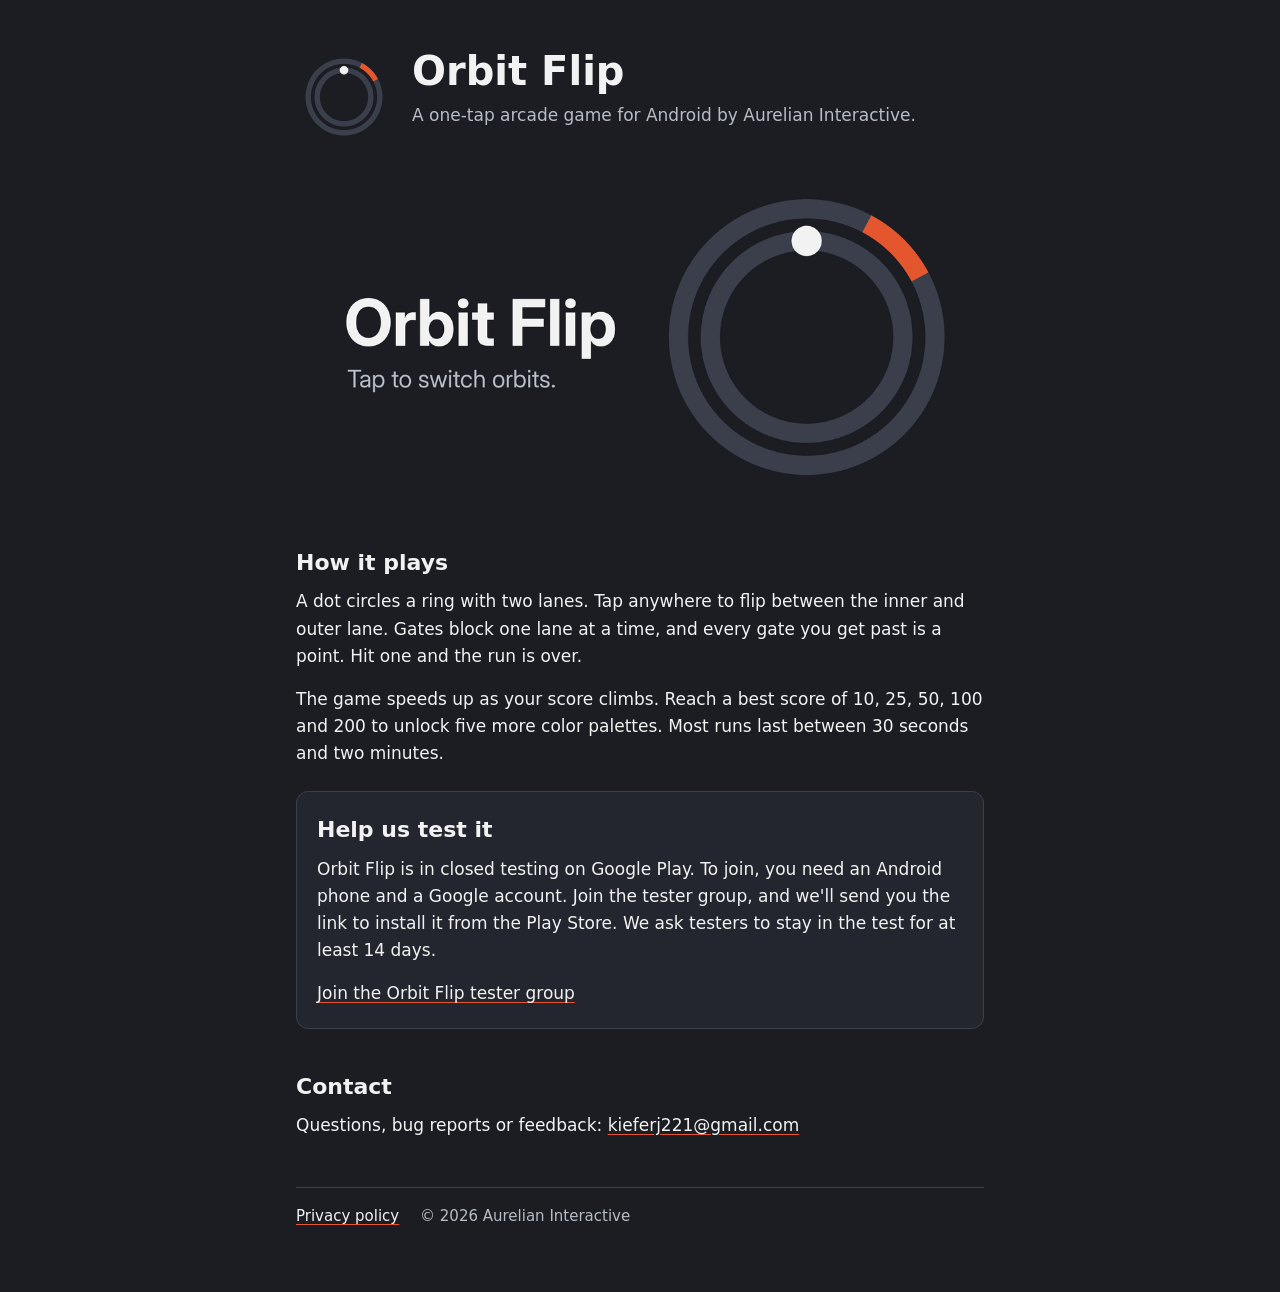
<file: index.html>
<!doctype html>
<html lang="en">
<head>
  <meta charset="utf-8">
  <meta name="viewport" content="width=device-width, initial-scale=1">
  <title>Orbit Flip by Aurelian Interactive</title>
  <meta name="description" content="Orbit Flip is a one-tap arcade game for Android. Tap to switch between two orbits and get past the gates.">
  <link rel="icon" href="assets/icon_192.png">
  <link rel="stylesheet" href="style.css">
</head>
<body>
<main>
  <div class="hero">
    <img src="assets/icon_192.png" alt="Orbit Flip icon">
    <div>
      <h1>Orbit Flip</h1>
      <p class="muted">A one-tap arcade game for Android by Aurelian Interactive.</p>
    </div>
  </div>

  <img class="banner" src="assets/feature_graphic.png" alt="Orbit Flip: a dot on the inner of two rings, with an orange gate blocking the outer ring.">

  <h2>How it plays</h2>
  <p>A dot circles a ring with two lanes. Tap anywhere to flip between the inner and outer lane. Gates block one lane at a time, and every gate you get past is a point. Hit one and the run is over.</p>
  <p>The game speeds up as your score climbs. Reach a best score of 10, 25, 50, 100 and 200 to unlock five more color palettes. Most runs last between 30 seconds and two minutes.</p>

  <div class="card">
    <h2 style="margin-top:0">Help us test it</h2>
    <p>Orbit Flip is in closed testing on Google Play. To join, you need an Android phone and a Google account. Join the tester group, and we'll send you the link to install it from the Play Store. We ask testers to stay in the test for at least 14 days.</p>
    <p><a href="https://groups.google.com/g/orbit-flip-testers">Join the Orbit Flip tester group</a></p>
  </div>

  <h2>Contact</h2>
  <p>Questions, bug reports or feedback: <a href="mailto:kieferj221@gmail.com">kieferj221@gmail.com</a></p>

  <footer class="muted">
    <a href="privacy.html">Privacy policy</a>
    <span>&copy; 2026 Aurelian Interactive</span>
  </footer>
</main>
</body>
</html>
</file>
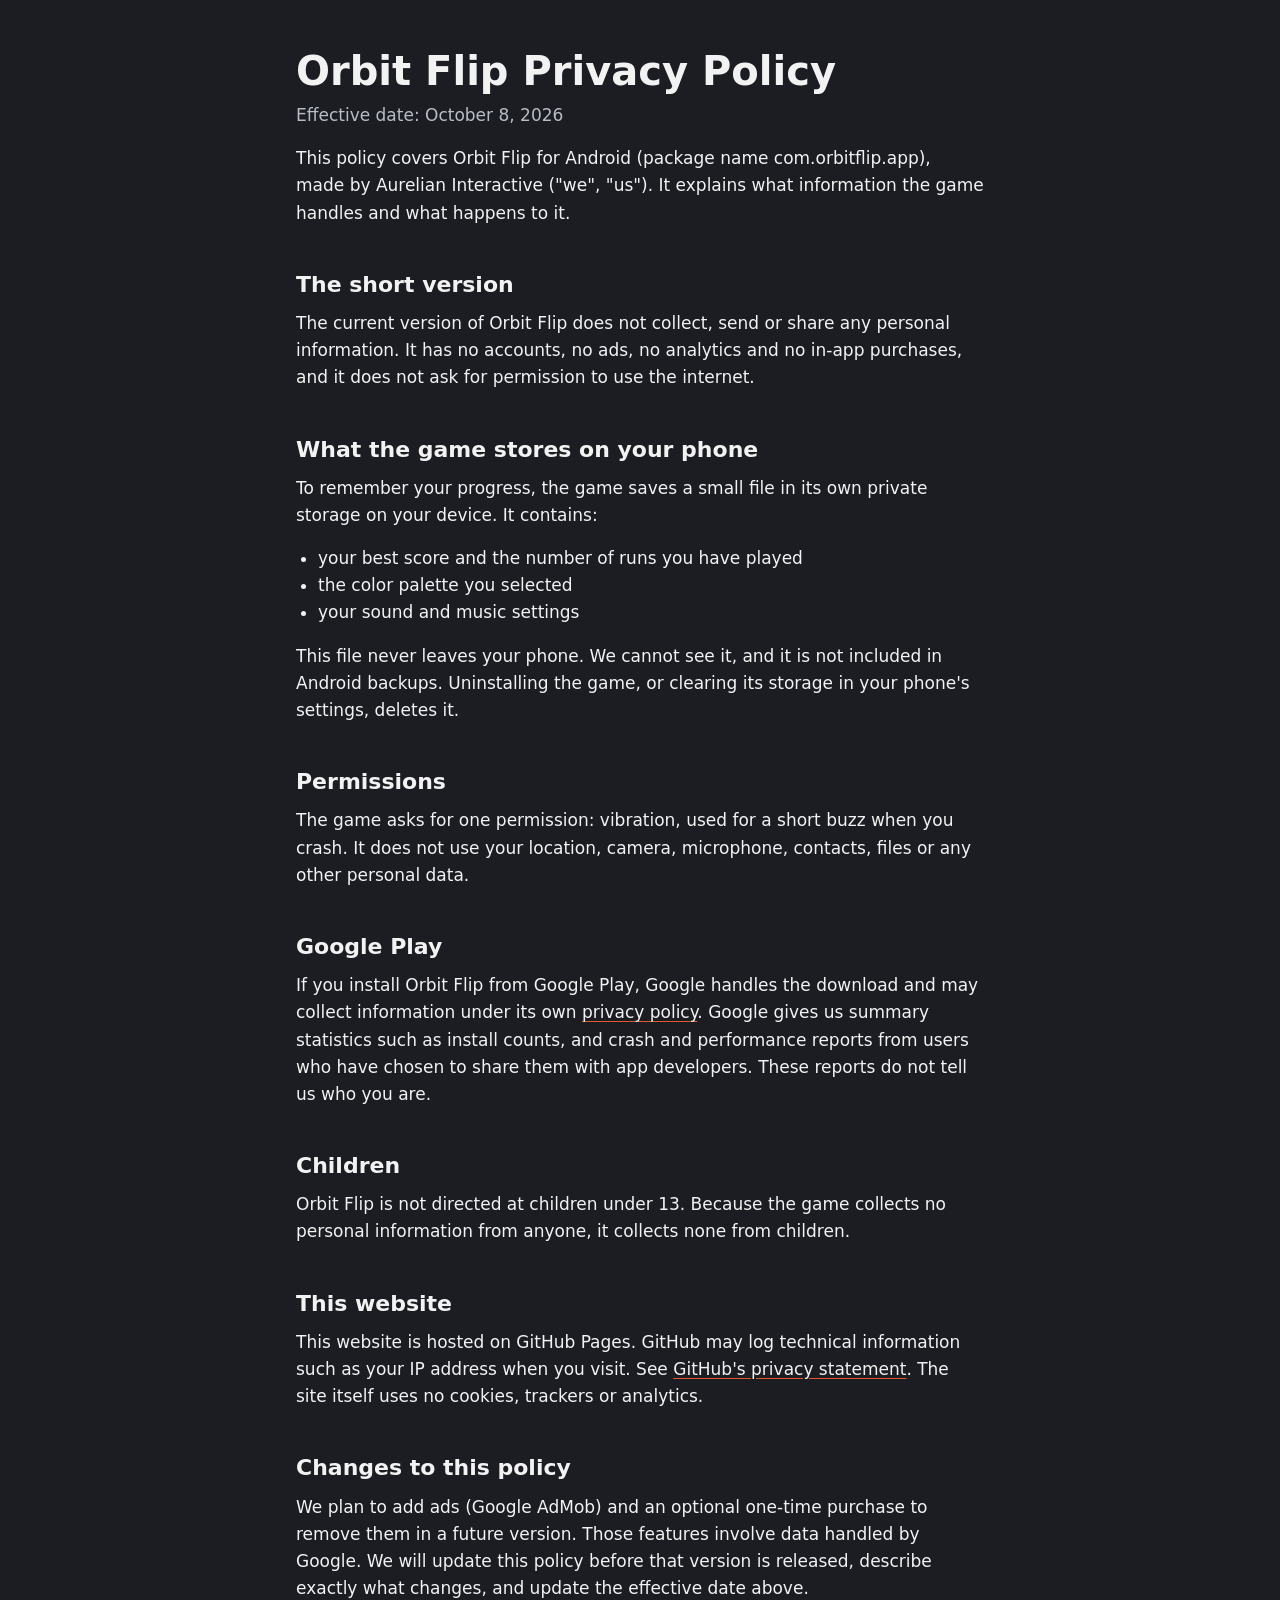
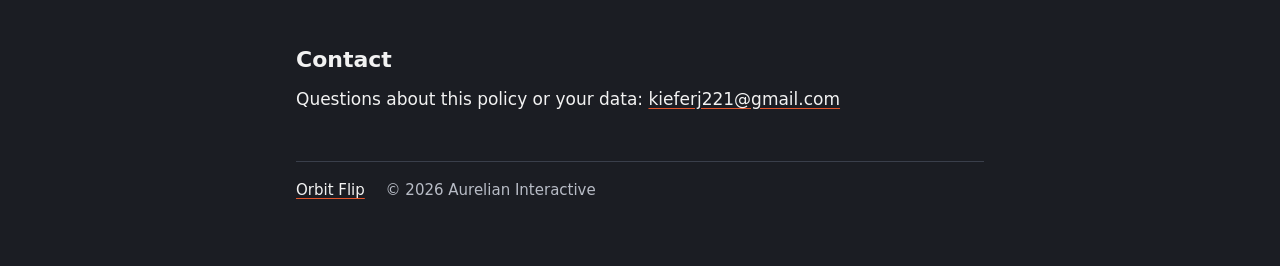
<file: privacy.html>
<!doctype html>
<html lang="en">
<head>
  <meta charset="utf-8">
  <meta name="viewport" content="width=device-width, initial-scale=1">
  <title>Orbit Flip Privacy Policy</title>
  <meta name="description" content="Privacy policy for Orbit Flip, an Android game by Aurelian Interactive.">
  <link rel="icon" href="assets/icon_192.png">
  <link rel="stylesheet" href="style.css">
</head>
<body>
<main>
  <h1>Orbit Flip Privacy Policy</h1>
  <p class="muted">Effective date: October 8, 2026</p>

  <p>This policy covers Orbit Flip for Android (package name com.orbitflip.app), made by Aurelian Interactive ("we", "us"). It explains what information the game handles and what happens to it.</p>

  <h2>The short version</h2>
  <p>The current version of Orbit Flip does not collect, send or share any personal information. It has no accounts, no ads, no analytics and no in-app purchases, and it does not ask for permission to use the internet.</p>

  <h2>What the game stores on your phone</h2>
  <p>To remember your progress, the game saves a small file in its own private storage on your device. It contains:</p>
  <ul>
    <li>your best score and the number of runs you have played</li>
    <li>the color palette you selected</li>
    <li>your sound and music settings</li>
  </ul>
  <p>This file never leaves your phone. We cannot see it, and it is not included in Android backups. Uninstalling the game, or clearing its storage in your phone's settings, deletes it.</p>

  <h2>Permissions</h2>
  <p>The game asks for one permission: vibration, used for a short buzz when you crash. It does not use your location, camera, microphone, contacts, files or any other personal data.</p>

  <h2>Google Play</h2>
  <p>If you install Orbit Flip from Google Play, Google handles the download and may collect information under its own <a href="https://policies.google.com/privacy">privacy policy</a>. Google gives us summary statistics such as install counts, and crash and performance reports from users who have chosen to share them with app developers. These reports do not tell us who you are.</p>

  <h2>Children</h2>
  <p>Orbit Flip is not directed at children under 13. Because the game collects no personal information from anyone, it collects none from children.</p>

  <h2>This website</h2>
  <p>This website is hosted on GitHub Pages. GitHub may log technical information such as your IP address when you visit. See <a href="https://docs.github.com/en/site-policy/privacy-policies/github-general-privacy-statement">GitHub's privacy statement</a>. The site itself uses no cookies, trackers or analytics.</p>

  <h2>Changes to this policy</h2>
  <p>We plan to add ads (Google AdMob) and an optional one-time purchase to remove them in a future version. Those features involve data handled by Google. We will update this policy before that version is released, describe exactly what changes, and update the effective date above.</p>

  <h2>Contact</h2>
  <p>Questions about this policy or your data: <a href="mailto:kieferj221@gmail.com">kieferj221@gmail.com</a></p>

  <footer class="muted">
    <a href="index.html">Orbit Flip</a>
    <span>&copy; 2026 Aurelian Interactive</span>
  </footer>
</main>
</body>
</html>
</file>
<file: style.css>
:root {
  --bg: #1b1d23;
  --surface: #23262e;
  --track: #3a3f4b;
  --text: #f2f2f2;
  --muted: #b8bcc6;
  --accent: #e4572e;
}

* {
  box-sizing: border-box;
}

html {
  -webkit-text-size-adjust: 100%;
}

body {
  margin: 0;
  background: var(--bg);
  color: var(--text);
  font-family: system-ui, -apple-system, "Segoe UI", Roboto, "Helvetica Neue", Arial, sans-serif;
  font-size: 17px;
  line-height: 1.6;
}

main {
  max-width: 720px;
  margin: 0 auto;
  padding: 48px 16px 64px;
}

a {
  color: var(--text);
  text-decoration-color: var(--accent);
  text-underline-offset: 3px;
}

a:hover {
  color: var(--accent);
}

h1 {
  font-size: 40px;
  line-height: 1.15;
  margin: 0 0 8px;
}

h2 {
  font-size: 22px;
  margin: 40px 0 8px;
}

p,
ul {
  margin: 0 0 16px;
}

ul {
  padding-left: 22px;
}

.muted {
  color: var(--muted);
}

.hero {
  display: flex;
  align-items: center;
  gap: 20px;
  margin-bottom: 24px;
}

.hero img {
  width: 96px;
  height: 96px;
  border-radius: 22px;
  flex-shrink: 0;
}

.banner {
  width: 100%;
  height: auto;
  border-radius: 12px;
  display: block;
  margin: 8px 0 24px;
}

.card {
  background: var(--surface);
  border: 1px solid var(--track);
  border-radius: 12px;
  padding: 20px;
  margin: 24px 0;
}

.card p:last-child {
  margin-bottom: 0;
}

footer {
  border-top: 1px solid var(--track);
  margin-top: 48px;
  padding-top: 16px;
  font-size: 15px;
}

footer a {
  margin-right: 16px;
}

@media (max-width: 480px) {
  h1 {
    font-size: 32px;
  }

  .hero img {
    width: 72px;
    height: 72px;
    border-radius: 16px;
  }
}
</file>
